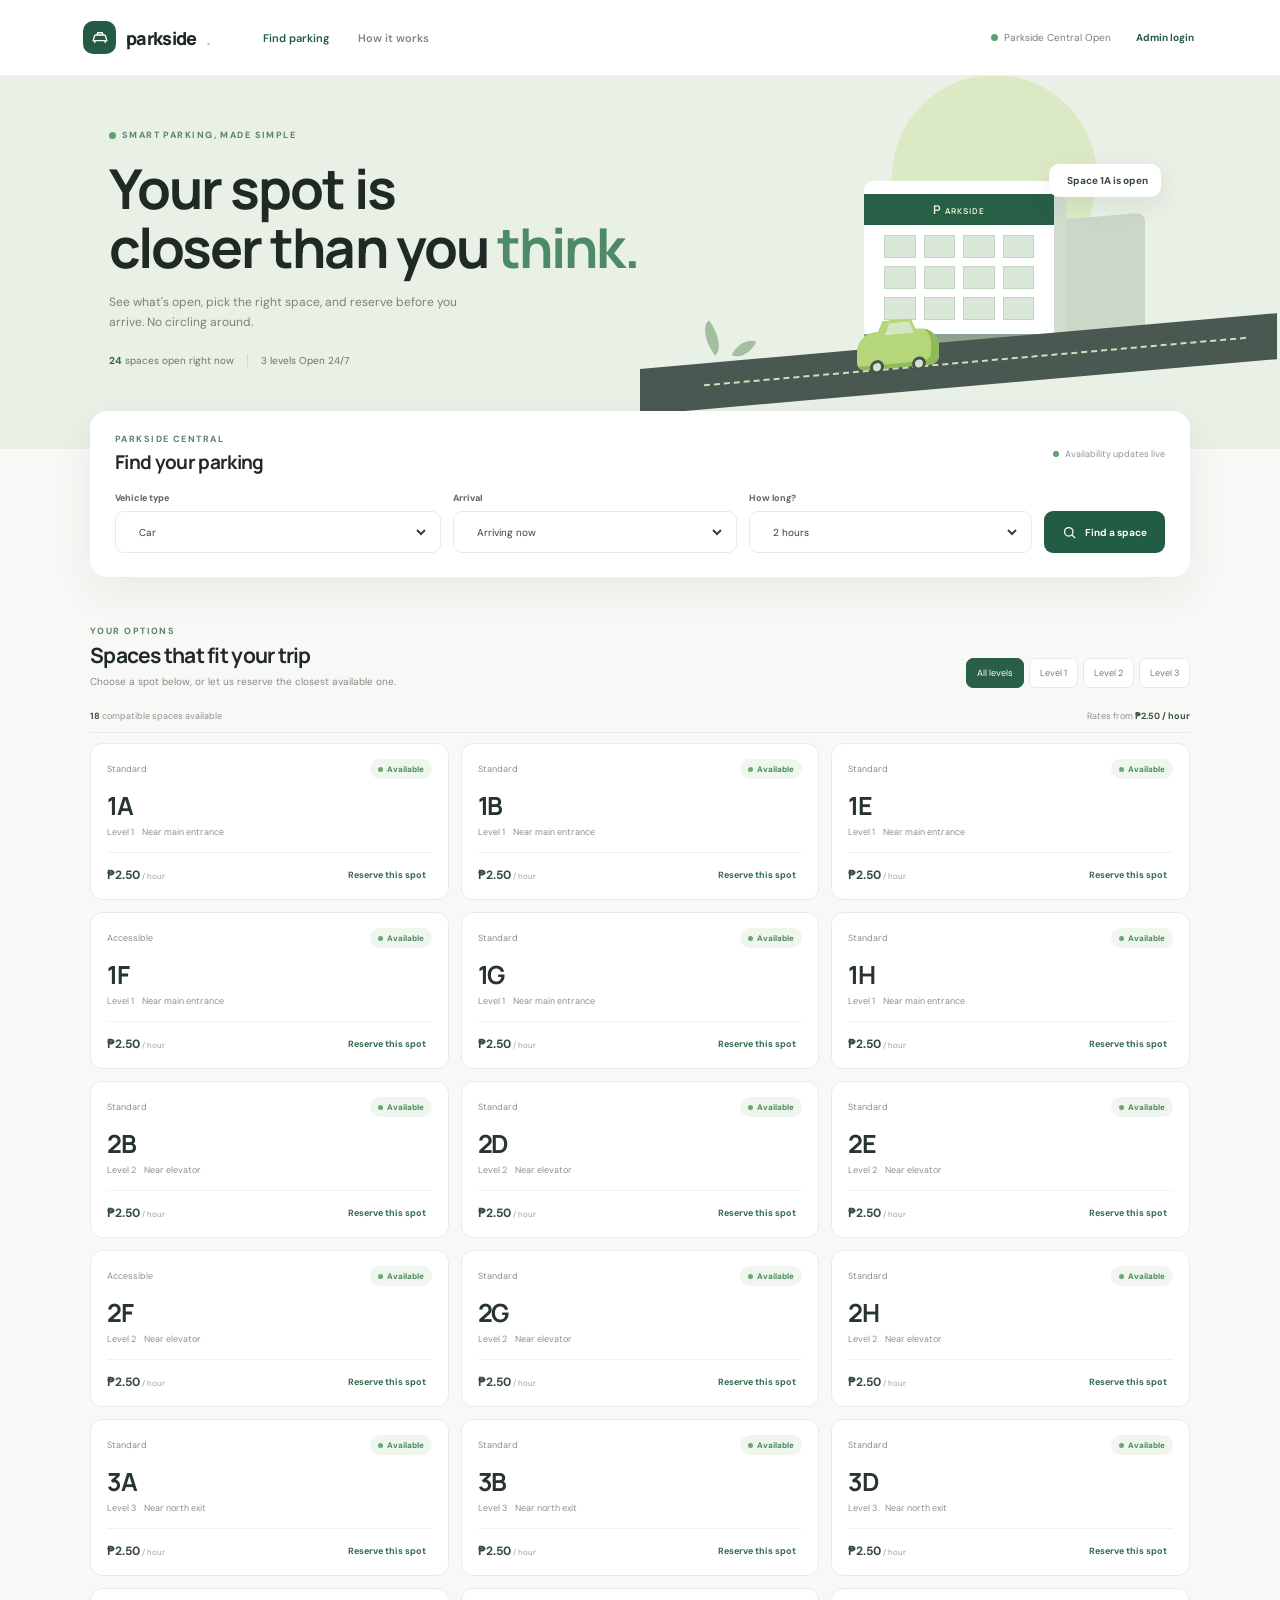
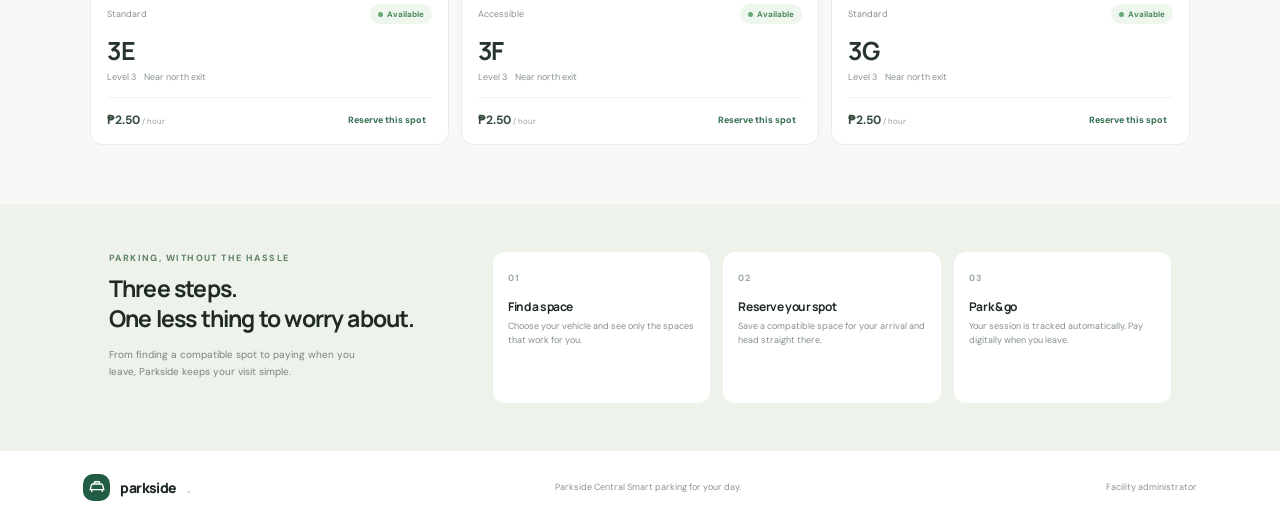
<file: src/index.html>
﻿<!doctype html>
<html lang="en">
<head>
  <meta charset="UTF-8" />
  <meta name="viewport" content="width=device-width, initial-scale=1.0" />
  <meta name="theme-color" content="#f5f6f2" />
  <title>Parkside  Find your parking</title>
  <link rel="preconnect" href="https://fonts.googleapis.com" />
  <link rel="preconnect" href="https://fonts.gstatic.com" crossorigin />
  <link href="https://fonts.googleapis.com/css2?family=DM+Sans:wght@400;500;600;700&family=Manrope:wght@400;500;600;700;800&display=swap" rel="stylesheet" />
  <link rel="stylesheet" href="styles.css" />
  <script src="auth.js" defer></script>
  <script src="driver.js" defer></script>
</head>
<body class="driver-page">
  <header class="driver-nav">
  <a class="driver-brand" href="index.html"><span class="brand-mark"><svg viewBox="0 0 24 24" fill="none" stroke="currentColor" stroke-width="1.8"><path d="M3 15.5h18l-1.5-6a2 2 0 0 0-2-1.5H6.5a2 2 0 0 0-2 1.5L3 15.5Z"/><path d="M5 15.5v3m14-3v3M7 12h.01M17 12h.01M8 8l1-3h6l1 3"/></svg></span>parkside<span class="brand-period">.</span></a>
  <nav><a class="driver-nav-link active" href="#find">Find parking</a><a class="driver-nav-link" href="#how">How it works</a></nav>
  <div class="driver-nav-right"><span class="facility-open"><i></i>Parkside Central  Open</span><a class="admin-link" href="login.html">Admin login <span> </span></a></div>
  </header>
  <main>
  <section class="driver-hero" id="find">
  <div class="driver-hero-copy"><div class="driver-kicker"><span class="live-pip"></span>SMART PARKING, MADE SIMPLE</div><h1>Your spot is<br />closer than you <em>think.</em></h1><p>See what's open, pick the right space, and reserve before you arrive. No circling around.</p><div class="driver-hero-meta"><span><b id="heroAvailable">24</b> spaces open right now</span><span class="meta-divider"></span><span>3 levels  Open 24/7</span></div></div>
  <div class="hero-art" aria-hidden="true"><div class="sun-disc"></div><div class="art-building back-building"></div><div class="art-building front-building"><div class="building-sign">P<span>ARKSIDE</span></div><div class="building-windows"><i></i><i></i><i></i><i></i><i></i><i></i><i></i><i></i><i></i><i></i><i></i><i></i></div><div class="building-base"></div></div><div class="art-road"><div class="road-line"></div><div class="art-car"><div class="car-window"></div><i></i><b></b></div></div><div class="float-tag"><span> </span> Space 1A is open</div><div class="float-leaf leaf-one"></div><div class="float-leaf leaf-two"></div></div>
  </section>
  <section class="finder-wrap" aria-label="Find a parking space">
  <div class="finder-title"><div><div class="section-kicker">PARKSIDE CENTRAL</div><h2>Find your parking</h2></div><div class="updated-label"><span class="live-pip"></span>Availability updates live</div></div>
  <form id="findForm" class="finder-form">
  <div class="driver-field"><label for="vehicleType">Vehicle type</label><div class="select-wrap"><span class="field-symbol"> </span><select id="vehicleType"><option value="Car">Car</option><option value="Motorcycle">Motorcycle</option><option value="EV">Electric vehicle</option><option value="Accessible">Accessible vehicle</option></select></div></div>
  <div class="driver-field"><label for="arrivalTime">Arrival</label><div class="select-wrap"><span class="field-symbol"> </span><select id="arrivalTime"><option value="Now">Arriving now</option><option value="In 30 minutes">In 30 minutes</option><option value="In 1 hour">In 1 hour</option><option value="In 2 hours">In 2 hours</option></select></div></div>
  <div class="driver-field"><label for="stayDuration">How long?</label><div class="select-wrap"><span class="field-symbol"> </span><select id="stayDuration"><option>1 hour</option><option selected>2 hours</option><option>3 hours</option><option>4 hours</option><option>All day</option></select></div></div>
  <button class="driver-search-btn" type="submit"><svg viewBox="0 0 24 24"><circle cx="10.8" cy="10.8" r="6.8"/><path d="m16 16 5 5"/></svg>Find a space</button>
  </form>
  </section>
  <section class="my-visit" id="myVisit" hidden aria-live="polite"><div class="visit-left"><div class="section-kicker">YOUR PARKING SESSION</div><h2 id="visitHeading">Welcome back</h2><p id="visitDescription">Your visit details will appear here.</p></div><div class="visit-meter"><span>TIME PARKED</span><strong id="visitDuration">0m</strong></div><div class="visit-meter"><span>ESTIMATED FEE</span><strong id="visitFee">₱0.00</strong></div><button class="secondary-btn visit-cancel-btn" id="cancelMyReservation" hidden>Cancel reservation</button><button class="driver-confirm-btn" id="driverCheckout">End parking & pay <span> </span></button></section>
  <section class="driver-history" id="driverPaymentHistory" hidden><div class="section-kicker">YOUR RECEIPTS</div><div id="driverReceiptList"></div></section>
  <section class="driver-results" id="results">
  <div class="results-heading"><div><div class="section-kicker">YOUR OPTIONS</div><h2>Spaces that fit your trip</h2><p>Choose a spot below, or let us reserve the closest available one.</p></div><div class="level-filter" role="group" aria-label="Filter by level"><button class="level-choice selected" data-filter-level="All">All levels</button><button class="level-choice" data-filter-level="Level 1">Level 1</button><button class="level-choice" data-filter-level="Level 2">Level 2</button><button class="level-choice" data-filter-level="Level 3">Level 3</button></div></div>
  <div class="driver-space-summary"><span><b id="resultCount">0</b> compatible spaces available</span><span>Rates from <b id="baseRate">₱2.50 / hour</b></span></div>
  <div id="driverSpaceGrid" class="driver-space-grid"></div>
  <div id="noSpaces" class="no-spaces" hidden><span> </span><h3>No matching spaces right now</h3><p>Wait a moment and refresh, or check another level.</p><button type="button" id="refreshAvailability">Refresh availability</button><button type="button" id="resetFilters">Try all levels</button></div>
  </section>
  <section class="how-section" id="how"><div><div class="section-kicker">PARKING, WITHOUT THE HASSLE</div><h2>Three steps.<br />One less thing to worry about.</h2><p>From finding a compatible spot to paying when you leave, Parkside keeps your visit simple.</p></div><div class="how-steps"><article><span class="step-number">01</span><div class="step-icon"> </div><h3>Find a space</h3><p>Choose your vehicle and see only the spaces that work for you.</p></article><article><span class="step-number">02</span><div class="step-icon"> </div><h3>Reserve your spot</h3><p>Save a compatible space for your arrival and head straight there.</p></article><article><span class="step-number">03</span><div class="step-icon"> </div><h3>Park & go</h3><p>Your session is tracked automatically. Pay digitally when you leave.</p></article></div></section>
  </main>
  <footer class="driver-footer"><a class="driver-brand" href="#find"><span class="brand-mark"><svg viewBox="0 0 24 24" fill="none" stroke="currentColor" stroke-width="1.8"><path d="M3 15.5h18l-1.5-6a2 2 0 0 0-2-1.5H6.5a2 2 0 0 0-2 1.5L3 15.5Z"/><path d="M5 15.5v3m14-3v3M7 12h.01M17 12h.01M8 8l1-3h6l1 3"/></svg></span>parkside<span class="brand-period">.</span></a><span>Parkside Central  Smart parking for your day.</span><a href="login.html">Facility administrator</a></footer>
  <div class="driver-toast" id="driverToast" role="status" aria-live="polite"></div>
  <div class="reserve-backdrop" id="reserveModal" aria-hidden="true"><section class="reserve-dialog" role="dialog" aria-modal="true" aria-labelledby="reserveTitle"><button class="reserve-close" id="reserveClose" type="button" aria-label="Close dialog">&times;</button><div class="reserve-icon"> </div><div class="section-kicker" id="reserveKicker">READY WHEN YOU ARE</div><h2 id="reserveTitle">Confirm your reservation</h2><p id="reserveCopy">Add your details so your space is ready when you arrive.</p><div id="reserveDetails" class="reserve-details"><div class="driver-field"><label for="driverName">Your name</label><input id="driverName" placeholder="Name" autocomplete="name" /></div><div class="driver-field"><label for="driverPlate">License plate</label><input id="driverPlate" placeholder="Plate number" autocomplete="off" /></div></div><div id="ticketArea" class="reservation-ticket" hidden><div><span>YOUR SPACE</span><strong id="ticketSpace">1A</strong></div><div><span>ARRIVAL</span><strong id="ticketArrival">Now</strong></div><div><span>VEHICLE</span><strong id="ticketVehicle">Car</strong></div><div><span>REFERENCE</span><strong id="ticketRef">PS-00000</strong></div></div><button class="driver-confirm-btn" id="doneReserve">Confirm reservation</button><button class="driver-confirm-btn driver-arrive-btn" id="driverCheckin" hidden>I ve arrived  start parking</button></section></div>
  <div class="reserve-backdrop" id="driverPaymentModal" aria-hidden="true"><section class="reserve-dialog" role="dialog" aria-modal="true" aria-labelledby="driverPaymentTitle"><button class="reserve-close" id="driverPaymentClose" type="button" aria-label="Close payment dialog">&times;</button><div class="section-kicker">PARKING CHECKOUT</div><h2 id="driverPaymentTitle">Review your parking fee</h2><p id="driverPaymentSummary">Choose a payment method to finish your visit.</p><div class="driver-payment-choice"><label for="driverPaymentMethod">Payment method</label><select id="driverPaymentMethod"><option>Maya</option><option>PayPal</option><option>GCash</option><option>GoMo</option><option>Cash</option><option>Other e-wallet</option></select></div><div id="driverPaymentError" class="payment-error" hidden></div><button class="driver-confirm-btn" id="completeDriverPayment">Pay now</button><button class="simulate-fail-btn" id="simulatePaymentFailure" type="button">Simulate declined payment</button></section></div>
</body>
</html>
</file>
<file: src/styles.css>
﻿
    :root{--bg:#f5f6f2;--surface:#fff;--ink:#1d2723;--muted:#818b85;--line:#e8ebe6;--green:#235c45;--green2:#34785b;--lime:#d9ed9f;--pale:#edf4e8;--amber:#c98b3f;--red:#c65e52;--shadow:0 12px 36px rgba(29,39,35,.055);--radius:18px}
    *{box-sizing:border-box}body{margin:0;background:var(--bg);color:var(--ink);font-family:'DM Sans',sans-serif;font-size:14px}button,input,select{font:inherit}button{cursor:pointer}h1,h2,h3,p{margin:0}h1,h2,h3,.brand{font-family:Manrope,sans-serif;letter-spacing:-.035em}.shell{display:grid;grid-template-columns:240px minmax(0,1fr);min-height:100vh}.sidebar{background:#fff;border-right:1px solid var(--line);padding:26px 16px;display:flex;flex-direction:column;position:sticky;top:0;height:100vh}.brand{display:flex;align-items:center;gap:11px;font-size:18px;font-weight:800;padding:0 12px 34px}.brand-mark{width:32px;height:32px;background:var(--green);border-radius:10px;display:grid;place-items:center;color:white}.brand-mark svg{width:18px}.nav-label{font-size:10px;letter-spacing:.13em;color:#a1a9a3;font-weight:700;padding:0 13px;margin:13px 0 8px}.nav-link{border:0;background:none;width:100%;padding:11px 13px;display:flex;align-items:center;gap:12px;color:#77817b;border-radius:11px;text-align:left;font-weight:600;font-size:13px;margin:2px 0;transition:.2s}.nav-link:hover,.nav-link.active{background:#eff5ef;color:var(--green)}.nav-link svg{width:17px;height:17px;stroke:currentColor;fill:none;stroke-width:1.8}.nav-badge{margin-left:auto;border-radius:99px;background:#f6ebe3;color:#bd7441;font-size:10px;padding:3px 7px}.sidebar-bottom{margin-top:auto}.facility-card{background:#f6f8f4;border:1px solid #edf0ea;border-radius:13px;padding:13px;margin:14px 3px}.facility-title{font-weight:700;font-size:12px}.facility-sub{font-size:11px;color:var(--muted);margin-top:4px}.online-dot{display:inline-block;width:7px;height:7px;background:#69ac72;border-radius:50%;margin-right:5px}.user-row{display:flex;align-items:center;gap:10px;padding:15px 10px 0;border-top:1px solid var(--line)}.avatar{width:34px;height:34px;border-radius:50%;background:#e7eee1;display:grid;place-items:center;color:var(--green);font-weight:700;font-size:12px}.user-name{font-size:12px;font-weight:700}.user-role{font-size:10px;color:var(--muted);margin-top:2px}.main{min-width:0}.topbar{height:72px;background:rgba(255,255,255,.75);border-bottom:1px solid var(--line);display:flex;align-items:center;justify-content:space-between;padding:0 38px;position:sticky;top:0;z-index:5;backdrop-filter:blur(12px)}.crumb{font-size:12px;color:var(--muted)}.crumb b{color:var(--ink);font-weight:700}.top-actions{display:flex;align-items:center;gap:11px}.date-chip,.icon-btn{border:1px solid var(--line);background:white;border-radius:10px;height:37px;display:flex;align-items:center;justify-content:center}.date-chip{padding:0 12px;gap:8px;font-size:11px;color:#626d66}.icon-btn{width:37px;position:relative;color:#5e6962}.icon-btn svg{width:17px;height:17px;stroke:currentColor;fill:none;stroke-width:1.7}.alert-dot{position:absolute;width:6px;height:6px;right:8px;top:7px;border-radius:50%;background:#de8866;border:1px solid white}.content{max-width:1460px;padding:32px 38px 50px;margin:auto}.page-head{display:flex;align-items:flex-end;justify-content:space-between;margin-bottom:23px;gap:20px}.eyebrow{color:var(--green2);font-size:10px;text-transform:uppercase;letter-spacing:.13em;font-weight:700;margin-bottom:8px}.page-head h1{font-size:28px;font-weight:700}.subtitle{color:var(--muted);font-size:12px;margin-top:6px}.primary-btn,.secondary-btn{border:0;border-radius:10px;padding:11px 15px;display:inline-flex;align-items:center;gap:8px;font-weight:700;font-size:12px;transition:.2s}.primary-btn{background:var(--green);color:white;box-shadow:0 5px 14px #235c4525}.primary-btn:hover{background:#184631;transform:translateY(-1px)}.secondary-btn{color:#48544d;background:white;border:1px solid var(--line)}.secondary-btn:hover{background:#f8faf7}.primary-btn svg,.secondary-btn svg{width:15px;height:15px;stroke:currentColor;fill:none;stroke-width:2}.stats{display:grid;grid-template-columns:repeat(4,minmax(0,1fr));gap:14px;margin-bottom:18px}.stat-card,.panel{background:var(--surface);border:1px solid var(--line);border-radius:var(--radius);box-shadow:var(--shadow)}.stat-card{padding:18px 19px;min-height:112px;position:relative;overflow:hidden}.stat-top{display:flex;justify-content:space-between;align-items:center;color:var(--muted);font-size:11px;font-weight:600}.stat-icon{height:29px;width:29px;display:grid;place-items:center;border-radius:9px;background:#f0f5ed;color:var(--green)}.stat-icon svg{width:15px;height:15px;stroke:currentColor;fill:none;stroke-width:1.8}.stat-number{font-family:Manrope,sans-serif;font-size:27px;font-weight:700;letter-spacing:-.05em;margin-top:11px}.stat-note{font-size:10px;color:var(--muted);margin-left:6px;font-family:'DM Sans',sans-serif;font-weight:500;letter-spacing:0}.stat-note.good{color:#4b9567}.stat-note.warn{color:#c9874a}.grid-main{display:grid;grid-template-columns:minmax(0,1.65fr) minmax(280px,.9fr);gap:16px;margin-bottom:17px}.panel{padding:20px}.panel-head{display:flex;align-items:flex-start;justify-content:space-between;gap:14px}.panel h2{font-size:15px;font-weight:700;letter-spacing:-.025em}.panel-caption{color:var(--muted);font-size:11px;margin-top:5px}.select{border:1px solid var(--line);border-radius:8px;background:white;color:#5f6963;padding:7px 10px;font-size:11px;outline:none}.occupancy-panel{min-height:292px}.occupancy-content{display:grid;grid-template-columns:205px 1fr;align-items:center;gap:16px;margin-top:14px}.donut-wrap{height:192px;display:grid;place-items:center;position:relative}.donut{width:174px;height:174px;border-radius:50%;background:conic-gradient(var(--green) 0 62%,#d6e9a6 62% 84%,#e6ece4 84% 95%,#d9deda 95% 100%);display:grid;place-items:center;transform:rotate(-90deg)}.donut-hole{height:126px;width:126px;background:white;border-radius:50%;display:grid;place-items:center;transform:rotate(90deg);text-align:center}.donut-num{font:700 29px Manrope;letter-spacing:-.05em}.donut-label{font-size:10px;color:var(--muted);margin-top:2px}.legend{display:flex;flex-direction:column;gap:15px}.legend-row{display:flex;align-items:center;justify-content:space-between;gap:12px}.legend-left{display:flex;align-items:center;gap:9px;color:#727d76;font-size:11px}.legend-dot{width:8px;height:8px;border-radius:3px}.legend-value{font-size:12px;font-weight:700}.legend-foot{padding-top:12px;border-top:1px solid var(--line);color:var(--muted);font-size:10px}.levels-panel{min-height:292px}.level-list{margin-top:14px;display:flex;flex-direction:column;gap:9px}.level-row{border:1px solid #edf0eb;border-radius:11px;padding:10px 11px;display:grid;grid-template-columns:56px 1fr 43px;align-items:center;gap:10px}.level-tag{font-weight:700;font-size:11px}.level-meta{font-size:9px;color:var(--muted);margin-top:3px}.progress{height:5px;background:#eff2ed;border-radius:99px;overflow:hidden}.progress i{height:100%;background:var(--green2);display:block;border-radius:99px}.level-count{text-align:right;font-size:11px;font-weight:700}.level-count small{display:block;color:var(--muted);font-size:9px;font-weight:400;margin-top:2px}.bottom-grid{display:grid;grid-template-columns:minmax(0,1.5fr) minmax(280px,1fr);gap:16px}.table-panel{padding:0;overflow:hidden}.table-panel .panel-head{padding:19px 20px 14px}.table-wrap{overflow-x:auto}table{border-collapse:collapse;width:100%;white-space:nowrap;text-align:left}th{font-size:9px;letter-spacing:.09em;text-transform:uppercase;color:#929b94;font-weight:700;padding:10px 20px;background:#fafbf9;border-top:1px solid #f0f2ee;border-bottom:1px solid #f0f2ee}td{padding:12px 20px;border-bottom:1px solid #f1f3ef;font-size:11px;color:#505d55}tbody tr:last-child td{border-bottom:0}.id-cell{font-weight:700;color:#27372f}.driver-cell{display:flex;align-items:center;gap:8px}.mini-avatar{width:25px;height:25px;border-radius:50%;background:#edf1e7;color:#52745a;display:grid;place-items:center;font-size:9px;font-weight:700}.status{border-radius:99px;padding:4px 8px;font-size:9px;font-weight:700;display:inline-flex;align-items:center;gap:5px}.status:before{content:'';width:5px;height:5px;border-radius:50%;background:currentColor}.status.active{color:#3e895e;background:#eaf5eb}.status.pending{color:#bd8343;background:#faf1e3}.status.issue{color:#bd6357;background:#fbebea}.view-link{border:0;background:none;color:var(--green2);font-size:10px;font-weight:700}.activity-panel{padding-bottom:10px}.activity-list{margin-top:14px}.activity{display:grid;grid-template-columns:30px 1fr auto;gap:10px;align-items:start;padding:12px 0;border-bottom:1px solid #f0f2ee}.activity:last-child{border:0}.activity-icon{width:29px;height:29px;border-radius:9px;background:#eff5ed;color:var(--green);display:grid;place-items:center}.activity-icon.amber{background:#faf2e8;color:#b9813e}.activity-icon svg{height:14px;width:14px;stroke:currentColor;fill:none;stroke-width:1.8}.activity-text{font-size:10px;line-height:1.5;color:#66716a}.activity-text strong{color:#29362f;font-weight:700}.activity-time{font-size:9px;color:#9ba39d;padding-top:2px}.page{display:none;animation:fade .25s ease}.page.active{display:block}@keyframes fade{from{opacity:.4;transform:translateY(3px)}to{opacity:1;transform:translateY(0)}}.filters{display:flex;gap:8px}.filter-chip{border:1px solid var(--line);background:white;color:#6d7871;border-radius:8px;padding:8px 11px;font-size:10px}.filter-chip.active{background:var(--green);border-color:var(--green);color:white}.space-grid{display:grid;grid-template-columns:repeat(4,1fr);gap:12px;margin-top:17px}.space-card{background:white;border:1px solid var(--line);border-radius:14px;padding:15px;transition:.2s}.space-card:hover{box-shadow:var(--shadow);transform:translateY(-2px)}.space-top{display:flex;justify-content:space-between;align-items:center}.space-id{font:700 14px Manrope}.space-kind{font-size:9px;color:var(--muted);margin-top:5px}.space-icon{height:31px;width:31px;border-radius:9px;background:#f0f5ed;display:grid;place-items:center;color:var(--green)}.space-icon svg{width:17px;height:17px;stroke:currentColor;fill:none;stroke-width:1.8}.space-foot{display:flex;justify-content:space-between;align-items:center;margin-top:17px}.price{font-size:10px;color:#637168}.space-card .primary-btn{padding:7px 10px;font-size:10px}.space-card.occupied{opacity:.7}.pill{font-size:9px;font-weight:700;padding:4px 7px;border-radius:99px;background:#eaf5eb;color:#48845d}.pill.busy{background:#f7eee8;color:#bd7950}.pill.off{background:#eee;color:#777}.hero-card{background:var(--green);color:white;border-radius:18px;padding:24px;display:flex;justify-content:space-between;align-items:center;margin-bottom:16px;overflow:hidden;position:relative}.hero-card:after{content:'';position:absolute;width:230px;height:230px;border-radius:50%;background:#ffffff0c;right:13%;top:-130px}.hero-card h2{font-size:18px}.hero-card p{color:#c9d9ce;font-size:11px;margin-top:7px}.hero-card .primary-btn{background:var(--lime);color:#223c2c;position:relative;z-index:1}.hero-stats{display:flex;gap:27px;margin-top:18px;position:relative;z-index:1}.hero-stats strong{font:700 18px Manrope;display:block}.hero-stats span{font-size:9px;color:#c2d3c8}.reservation-form{display:grid;grid-template-columns:1fr 1fr auto;gap:10px;margin-top:16px;align-items:end}.field label{display:block;color:#68756d;font-size:10px;font-weight:700;margin-bottom:6px}.field select,.field input{width:100%;border:1px solid var(--line);border-radius:9px;padding:10px 11px;background:white;color:#36443b;font-size:11px;outline-color:#8aa991}.empty{padding:28px;text-align:center;color:var(--muted);font-size:12px}.settings-grid{display:grid;grid-template-columns:1fr 1fr;gap:15px}.setting-row{display:flex;align-items:center;justify-content:space-between;padding:13px 0;border-bottom:1px solid #f0f2ee}.setting-row:last-child{border:0}.setting-name{font-size:11px;font-weight:600}.setting-sub{font-size:9px;color:var(--muted);margin-top:4px}.setting-input{width:100px;border:1px solid var(--line);padding:8px;border-radius:8px;font-size:11px}.toggle{width:34px;height:19px;border:0;border-radius:99px;background:#dce2dc;position:relative}.toggle:after{content:'';position:absolute;width:13px;height:13px;left:3px;top:3px;border-radius:50%;background:white;transition:.2s}.toggle.on{background:var(--green2)}.toggle.on:after{left:18px}.toast{position:fixed;right:24px;bottom:24px;background:#20382b;color:white;padding:13px 17px;border-radius:11px;box-shadow:0 9px 30px #172a2044;font-size:12px;z-index:20;opacity:0;transform:translateY(10px);transition:.25s;pointer-events:none}.toast.show{opacity:1;transform:translateY(0)}.modal-backdrop{position:fixed;inset:0;background:#19231dcc;z-index:10;display:none;place-items:center;padding:20px}.modal-backdrop.open{display:grid}.modal{background:white;width:min(440px,100%);border-radius:18px;padding:24px;box-shadow:0 20px 60px #0003}.modal h2{font-size:18px}.modal p{font-size:11px;color:var(--muted);margin-top:6px}.modal-actions{display:flex;justify-content:flex-end;gap:8px;margin-top:22px}.modal-close{float:right;border:0;background:#f3f5f2;border-radius:8px;height:32px;width:32px;color:#46554a;font-size:22px;line-height:1;display:grid;place-items:center}.modal-close:hover{background:#e8eee7;color:#20382b}
    @media(max-width:1050px){.shell{grid-template-columns:205px minmax(0,1fr)}.content{padding:25px}.topbar{padding:0 25px}.stats{grid-template-columns:repeat(2,1fr)}.grid-main{grid-template-columns:1.15fr 1fr}.occupancy-content{grid-template-columns:160px 1fr}.donut{width:145px;height:145px}.donut-hole{width:105px;height:105px}.space-grid{grid-template-columns:repeat(3,1fr)}}
    @media(max-width:760px){.shell{display:block}.sidebar{height:auto;position:sticky;top:0;z-index:8;padding:11px 13px;border-right:0;border-bottom:1px solid var(--line);display:block}.brand{padding:0;font-size:15px}.brand-mark{width:29px;height:29px}.nav-label,.facility-card,.user-row,.sidebar-bottom{display:none}.nav-scroll{display:flex;overflow:auto;gap:4px;padding-top:10px}.nav-link{width:auto;flex:none;padding:8px 10px;font-size:10px;margin:0}.nav-link svg{width:14px}.nav-badge{display:none}.topbar{height:52px;padding:0 16px}.date-chip{display:none}.content{padding:23px 15px 35px}.page-head{align-items:flex-start}.page-head h1{font-size:24px}.page-head .primary-btn{padding:9px 10px;font-size:10px}.page-head .subtitle{max-width:260px;line-height:1.5}.stats{gap:9px}.stat-card{padding:14px;min-height:98px}.stat-number{font-size:23px}.grid-main,.bottom-grid{grid-template-columns:1fr}.occupancy-content{grid-template-columns:170px 1fr}.space-grid{grid-template-columns:repeat(2,1fr)}.settings-grid{grid-template-columns:1fr}.hero-card{padding:19px}.hero-stats{gap:14px}.reservation-form{grid-template-columns:1fr 1fr}.reservation-form button{grid-column:span 2;justify-content:center}.filters{overflow:auto}.filter-chip{flex:none}}
    @media(max-width:390px){.nav-link{padding:8px}.nav-link svg{display:none}.occupancy-content{grid-template-columns:145px 1fr}.donut{width:132px;height:132px}.donut-hole{width:96px;height:96px}.legend-row{gap:5px}.space-grid{gap:8px}.space-card{padding:11px}}
    body:not(.authenticated)>.shell{visibility:hidden}.login-page{min-height:100vh;display:grid;place-items:center;padding:24px;background:radial-gradient(ellipse at 50% 0%,#e7eee4 0,transparent 43%),var(--bg)}.login-card{width:min(420px,100%);background:white;border:1px solid var(--line);border-radius:22px;padding:34px 36px;box-shadow:0 20px 60px #1d27230d}.login-brand{display:flex;align-items:center;gap:10px;font:800 18px Manrope;letter-spacing:-.035em;margin-bottom:39px}.login-eyebrow{font-size:10px;letter-spacing:.13em;font-weight:700;color:var(--green2)}.login-card h1{font-size:27px;margin-top:9px}.login-subtitle{font-size:12px;color:var(--muted);margin-top:7px}.login-form{display:flex;flex-direction:column;margin-top:26px}.login-form label{font-weight:700;font-size:11px;margin:0 0 7px}.login-form input{border:1px solid var(--line);border-radius:10px;padding:12px;font-size:12px;color:var(--ink);outline-color:#83a38b;margin-bottom:17px}.login-submit{justify-content:center;margin-top:4px;padding:12px}.login-submit span{margin-left:auto}.login-submit:disabled{opacity:.7;cursor:wait}.login-error{font-size:11px;color:#bd574d;min-height:16px;margin:-7px 0 10px}.login-foot{text-align:center;border-top:1px solid var(--line);padding-top:18px;color:#929c95;font-size:10px;margin-top:22px}.logout-btn{height:34px;padding:0 11px;font-size:10px}@media(max-width:480px){.login-card{padding:28px 23px}.login-brand{margin-bottom:31px}}

    /* Driver-facing home page */
    [hidden]{display:none!important}.driver-page{background:#f8f9f6;color:#202a24}.driver-nav{height:76px;padding:0 max(6.5vw,24px);display:flex;align-items:center;gap:52px;background:#fff;border-bottom:1px solid #edf0eb}.driver-brand{display:flex;align-items:center;gap:10px;text-decoration:none;color:var(--ink);font:800 18px Manrope;letter-spacing:-.04em}.driver-brand .brand-mark{height:33px;width:33px}.brand-period{color:#9eaaa2;font-weight:500}.driver-nav nav{display:flex;align-items:center;gap:29px}.driver-nav-link{font-size:11px;color:#7d8880;text-decoration:none;font-weight:600}.driver-nav-link.active,.driver-nav-link:hover{color:var(--green)}.driver-nav-right{margin-left:auto;display:flex;align-items:center;gap:25px}.facility-open{font-size:10px;color:#778279}.facility-open i,.live-pip{display:inline-block;width:7px;height:7px;border-radius:50%;background:#5da16d;margin-right:6px}.admin-link{font-size:10px;text-decoration:none;color:var(--green);font-weight:700}.admin-link span{margin-left:3px}.driver-hero{min-height:344px;background:#e9f0e6;position:relative;overflow:hidden;display:grid;grid-template-columns:1fr 1fr;padding:53px max(8.5vw,36px) 82px}.driver-hero-copy{position:relative;z-index:1}.driver-kicker,.section-kicker{font-size:9px;letter-spacing:.16em;font-weight:700;color:#5d8069}.driver-kicker{display:flex;align-items:center}.driver-hero h1{font-size:clamp(34px,4.4vw,55px);line-height:1.07;font-weight:700;margin-top:18px}.driver-hero h1 em{font-style:normal;color:#4d8b66}.driver-hero-copy>p{font-size:12px;line-height:1.7;color:#76847a;max-width:370px;margin-top:15px}.driver-hero-meta{display:flex;align-items:center;gap:13px;margin-top:22px;font-size:10px;color:#67766b}.driver-hero-meta b{color:#2a6a49}.meta-divider{height:13px;width:1px;background:#cdd8cc}.hero-art{position:relative;min-height:244px;margin:-4px 0 -20px}.sun-disc{position:absolute;width:205px;height:205px;border-radius:50%;background:#dce9c5;top:-50px;right:14%}.art-building{position:absolute;bottom:24px;border-radius:9px 9px 0 0}.back-building{width:105px;height:146px;right:5%;background:#cbd8c9;transform:skewY(-5deg)}.front-building{width:190px;height:182px;right:22%;background:#fff;box-shadow:12px 12px 0 #d0ddcf}.building-sign{position:absolute;top:13px;left:0;right:0;background:#275e46;color:#e3f0d2;padding:7px;text-align:center;font:bold 12px Manrope;letter-spacing:.08em}.building-sign span{font-size:8px;margin-left:3px}.building-windows{position:absolute;top:54px;left:20px;right:20px;display:grid;grid-template-columns:repeat(4,1fr);gap:8px}.building-windows i{height:23px;background:#d9e7d8;border:1px solid #c3d5c3}.building-base{position:absolute;bottom:0;width:100%;height:29px;background:#8ca38e}.art-road{position:absolute;bottom:0;height:46px;left:0;right:-20%;background:#495850;transform:skewY(-5deg)}.road-line{position:absolute;top:21px;left:10%;right:5%;height:3px;border-top:2px dashed #d7dbbd}.art-car{position:absolute;bottom:25px;left:34%;height:37px;width:82px;border-radius:18px 20px 8px 8px;background:#b5d77a;box-shadow:inset -8px -4px #8fba5b}.art-car:before{content:'';position:absolute;width:44px;height:18px;left:18px;top:-11px;background:#b5d77a;clip-path:polygon(18% 0,82% 0,100% 100%,0 100%)}.car-window{position:absolute;z-index:1;width:29px;height:12px;top:-8px;left:28px;background:#d4e7c3;clip-path:polygon(16% 0,84% 0,100% 100%,0 100%)}.art-car i,.art-car b{position:absolute;z-index:2;width:14px;height:14px;border:3px solid #46554a;background:#d8e1d1;border-radius:50%;bottom:-5px}.art-car i{left:13px}.art-car b{right:13px}.float-tag{position:absolute;right:2%;top:39px;background:white;padding:10px 13px;border-radius:10px;box-shadow:0 8px 25px #30473218;font-size:10px;font-weight:700;color:#36493c}.float-tag span{color:#88ac5f;margin-right:5px}.float-leaf{position:absolute;background:#86a982;width:16px;height:32px;border-radius:100% 0 100% 0;opacity:.7;bottom:33px}.leaf-one{left:12%;transform:rotate(-36deg)}.leaf-two{left:18%;height:23px;bottom:27px;transform:rotate(27deg)}.finder-wrap{position:relative;margin:-38px auto 0;width:min(1100px,calc(100% - 48px));padding:22px 25px 24px;border-radius:17px;background:white;box-shadow:0 15px 40px #233c2c12;z-index:2}.finder-title{display:flex;align-items:center;justify-content:space-between;margin-bottom:17px}.finder-title h2,.results-heading h2,.how-section h2{font-size:19px;margin-top:4px}.updated-label{color:#8b968e;font-size:9px}.updated-label .live-pip{width:6px;height:6px}.finder-form{display:grid;grid-template-columns:1.15fr 1fr 1fr auto;gap:12px;align-items:end}.driver-field label{display:block;font-weight:700;color:#59655d;font-size:9px;margin-bottom:7px}.select-wrap{height:42px;border:1px solid #e7ebe5;border-radius:9px;display:flex;align-items:center;padding:0 11px;gap:8px;background:#fff}.field-symbol{color:#669174;font-size:15px}.select-wrap select{width:100%;border:0;background:transparent;outline:0;color:#344239;font-size:10px}.driver-search-btn,.driver-confirm-btn{border:0;border-radius:9px;background:var(--green);color:white;padding:0 18px;height:42px;display:flex;align-items:center;justify-content:center;gap:8px;font-size:10px;font-weight:700;transition:.2s}.driver-search-btn:hover,.driver-confirm-btn:hover{background:#194832}.driver-search-btn svg{width:15px;height:15px;stroke:currentColor;fill:none;stroke-width:2}.driver-results{max-width:1100px;margin:48px auto 0;padding:0 0 59px;scroll-margin-top:20px}.results-heading{display:flex;align-items:flex-end;justify-content:space-between;gap:16px}.results-heading h2{font-size:21px}.results-heading p{color:#818c84;font-size:10px;margin-top:6px}.level-filter{display:flex;gap:5px}.level-choice{border:1px solid #e6eae4;background:white;border-radius:7px;color:#727e75;padding:8px 10px;font-size:9px}.level-choice.selected{border-color:#285f46;background:#285f46;color:white}.driver-space-summary{display:flex;justify-content:space-between;margin:22px 0 10px;border-bottom:1px solid #e7ebe5;padding-bottom:10px;color:#8a948d;font-size:9px}.driver-space-summary b{color:#3d5144}.driver-space-grid{display:grid;grid-template-columns:repeat(3,1fr);gap:12px}.driver-space-card{background:#fff;border:1px solid #e8ece6;border-radius:12px;padding:15px 16px 13px;transition:.2s}.driver-space-card:hover{border-color:#a9c4aa;box-shadow:0 9px 25px #233c2c0a;transform:translateY(-2px)}.driver-space-top{display:flex;justify-content:space-between;align-items:center}.driver-space-type{font-size:9px;color:#87928a}.driver-open-pill{font-size:8px;background:#eef6ee;color:#4a895d;padding:5px 8px;border-radius:99px;font-weight:700}.driver-open-pill i{display:inline-block;width:5px;height:5px;border-radius:50%;background:#67aa73;margin-right:4px}.driver-space-id{font:700 25px Manrope;letter-spacing:-.06em;margin-top:9px;color:#27352d}.driver-space-location{font-size:9px;color:#88938b;margin-top:3px}.driver-space-location span{padding:0 3px;color:#c2c9c3}.driver-space-bottom{border-top:1px solid #f0f2ef;margin-top:14px;padding-top:11px;display:flex;align-items:center;justify-content:space-between}.driver-space-price{font-size:12px;font-weight:700;color:#354b3c}.driver-space-price small{font-size:8px;font-weight:400;color:#98a199}.reserve-space-btn{border:0;background:none;color:#326c4c;font-size:9px;font-weight:700;padding:5px 0}.reserve-space-btn span{margin-left:6px}.no-spaces{text-align:center;padding:42px 15px;color:#758179}.no-spaces>span{font-size:25px;color:#7fa783}.no-spaces h3{font:700 15px Manrope;margin-top:10px;color:#35453a}.no-spaces p{font-size:10px;margin-top:6px}.no-spaces button{background:none;border:0;color:#2f704c;font-size:10px;font-weight:700;margin-top:12px}.how-section{background:#edf2ea;padding:48px max(8.5vw,36px);display:grid;grid-template-columns:.8fr 1.6fr;gap:45px}.how-section h2{font-size:23px;line-height:1.3;margin-top:10px}.how-section>div:first-child>p{font-size:10px;line-height:1.7;color:#78857b;max-width:250px;margin-top:12px}.how-steps{display:grid;grid-template-columns:repeat(3,1fr);gap:13px}.how-steps article{background:#fff;border-radius:12px;padding:15px;position:relative;min-height:151px}.step-number{font-size:9px;color:#9caa9d;font-weight:700;letter-spacing:.1em}.step-icon{font-size:20px;color:#5a8b63;margin-top:13px}.how-steps h3{font:700 12px Manrope;margin-top:7px}.how-steps p{font-size:9px;line-height:1.55;color:#849087;margin-top:5px}.driver-footer{min-height:72px;padding:14px max(6.5vw,24px);display:flex;align-items:center;justify-content:space-between;background:#fff}.driver-footer .driver-brand{font-size:14px}.driver-footer .brand-mark{height:27px;width:27px}.driver-footer>span,.driver-footer>a:last-child{font-size:9px;color:#8a958d;text-decoration:none}
    .driver-toast{position:fixed;right:20px;bottom:20px;background:#20382b;color:#fff;padding:12px 16px;border-radius:10px;box-shadow:0 9px 30px #172a2044;font-size:11px;z-index:30;opacity:0;transform:translateY(8px);transition:.2s;pointer-events:none}.driver-toast.show{opacity:1;transform:translateY(0)}.reserve-backdrop{display:none;position:fixed;inset:0;padding:20px;background:#19231dcc;z-index:25;place-items:center}.reserve-backdrop.open{display:grid}.reserve-dialog{background:white;border-radius:18px;padding:26px;width:min(430px,100%);position:relative;box-shadow:0 20px 60px #0003}.reserve-close{position:absolute;right:17px;top:17px;width:32px;height:32px;border:0;border-radius:8px;background:#f1f4f0;color:#425247;font-size:22px;line-height:1;padding:0;display:grid;place-items:center}.reserve-close:hover{background:#e4ebe2;color:#20382b}.reserve-icon{height:36px;width:36px;border-radius:11px;background:#eef6eb;color:#36784e;display:grid;place-items:center;font-weight:700;font-size:17px;margin-bottom:18px}.reserve-dialog h2{font:700 21px Manrope;margin-top:7px}.reserve-dialog>p{font-size:10px;color:#828d85;line-height:1.6;margin-top:6px}.reserve-details{display:grid;grid-template-columns:1fr 1fr;gap:10px;margin-top:18px}.reserve-details input{height:40px;width:100%;padding:0 10px;border:1px solid #e5eae3;border-radius:8px;font-size:10px;outline-color:#8aaf90}.reservation-ticket{display:grid;grid-template-columns:1fr 1fr;gap:10px;background:#f4f7f1;border-radius:11px;padding:14px;margin-top:19px}.reservation-ticket>div{display:flex;flex-direction:column;gap:5px}.reservation-ticket span{font-size:8px;letter-spacing:.1em;color:#929c94;font-weight:700}.reservation-ticket strong{font:700 12px Manrope;color:#34483a}.driver-confirm-btn{width:100%;margin-top:16px}
    @media(max-width:1100px){.driver-results{margin-left:24px;margin-right:24px}.driver-hero{padding-left:6vw;padding-right:6vw}.how-section{padding-left:6vw;padding-right:6vw}}
    @media(max-width:760px){.driver-nav{height:62px;padding:0 18px;gap:0}.driver-nav nav{display:none}.driver-nav-right{gap:0}.facility-open{display:none}.driver-brand{font-size:16px}.driver-hero{grid-template-columns:1fr;min-height:0;padding:38px 25px 68px}.driver-hero h1{font-size:39px}.hero-art{position:absolute;right:-63px;bottom:0;width:275px;min-height:175px;opacity:.52;transform:scale(.8);transform-origin:bottom right}.driver-hero-copy>p{max-width:290px}.driver-hero-meta{font-size:9px}.finder-wrap{width:calc(100% - 28px);margin-top:-35px;padding:18px}.finder-form{grid-template-columns:1fr 1fr;gap:10px}.finder-form .driver-field:first-child{grid-column:span 2}.driver-search-btn{grid-column:span 2}.driver-results{margin:35px 14px 0;padding-bottom:38px}.results-heading{align-items:flex-start;flex-direction:column}.level-filter{width:100%;overflow:auto}.level-choice{flex:none}.driver-space-grid{grid-template-columns:repeat(2,1fr);gap:8px}.driver-space-card{padding:12px}.driver-space-bottom{align-items:flex-start;gap:5px;flex-direction:column}.reserve-space-btn{padding:3px 0}.how-section{padding:35px 18px;grid-template-columns:1fr;gap:19px}.how-steps{gap:8px}.how-steps article{padding:11px;min-height:145px}.how-steps p{font-size:8px}.driver-footer{padding:13px 17px;gap:12px}.driver-footer>span{display:none}}
    @media(max-width:390px){.driver-hero{padding-left:19px}.driver-hero h1{font-size:34px}.hero-art{opacity:.35}.finder-title{align-items:flex-start;gap:8px}.updated-label{white-space:nowrap;padding-top:5px}.driver-space-grid{grid-template-columns:1fr}.driver-space-bottom{flex-direction:row;align-items:center}.how-steps{grid-template-columns:1fr}.how-steps article{min-height:0}.how-steps p{font-size:9px}.reserve-details{grid-template-columns:1fr}}
    .my-visit{max-width:1100px;margin:22px auto 0;background:#fff;border:1px solid #e5ebe2;border-radius:14px;padding:17px 20px;display:flex;align-items:center;gap:26px;box-shadow:0 8px 24px #233c2c08}.my-visit[hidden]{display:none!important}.visit-left{flex:1}.visit-left h2{font:700 15px Manrope;margin-top:5px}.visit-left p{font-size:10px;color:#829087;margin-top:4px}.visit-meter{min-width:90px}.visit-meter span,.driver-payment-choice label{display:block;font-size:8px;letter-spacing:.1em;color:#8b968d;font-weight:700}.visit-meter strong{display:block;font:700 17px Manrope;color:#315a3e;margin-top:5px}.my-visit .driver-confirm-btn{width:auto;white-space:nowrap;margin:0;padding:0 15px}.driver-arrive-btn{margin-top:9px}.driver-payment-choice{margin:17px 0 12px}.driver-payment-choice select{margin-top:7px;width:100%;height:40px;border:1px solid #e5eae3;border-radius:8px;background:#fff;padding:0 10px;font-size:10px}.payment-error{background:#fbefec;color:#a84c42;padding:10px;border-radius:8px;font-size:10px;margin:10px 0}.simulate-fail-btn{display:block;width:100%;border:0;background:transparent;color:#89948b;font-size:9px;text-decoration:underline;margin:10px 0 0;cursor:pointer}.driver-space-summary b{color:#3d5144}.driver-space-summary{scroll-margin-top:16px}
    @media(max-width:760px){.my-visit{margin:14px 14px 0;flex-wrap:wrap;gap:12px;padding:15px}.visit-left{flex-basis:100%}.visit-meter{flex:1}.my-visit .driver-confirm-btn{flex:1}}
    .visit-cancel-btn{height:38px;padding:0 12px;font-size:9px;white-space:nowrap}.driver-history{max-width:1100px;margin:10px auto 0;padding:14px 18px;background:white;border:1px solid #e8ece6;border-radius:12px}.driver-history[hidden]{display:none!important}.driver-history .section-kicker{margin-bottom:9px}.driver-receipt-row{display:flex;justify-content:space-between;gap:12px;padding:8px 0;border-top:1px solid #eff2ed;font-size:9px;color:#748078}.driver-receipt-row strong{color:#34483a}@media(max-width:760px){.driver-history{margin:10px 14px 0}.visit-cancel-btn{flex:1}}
</file>
